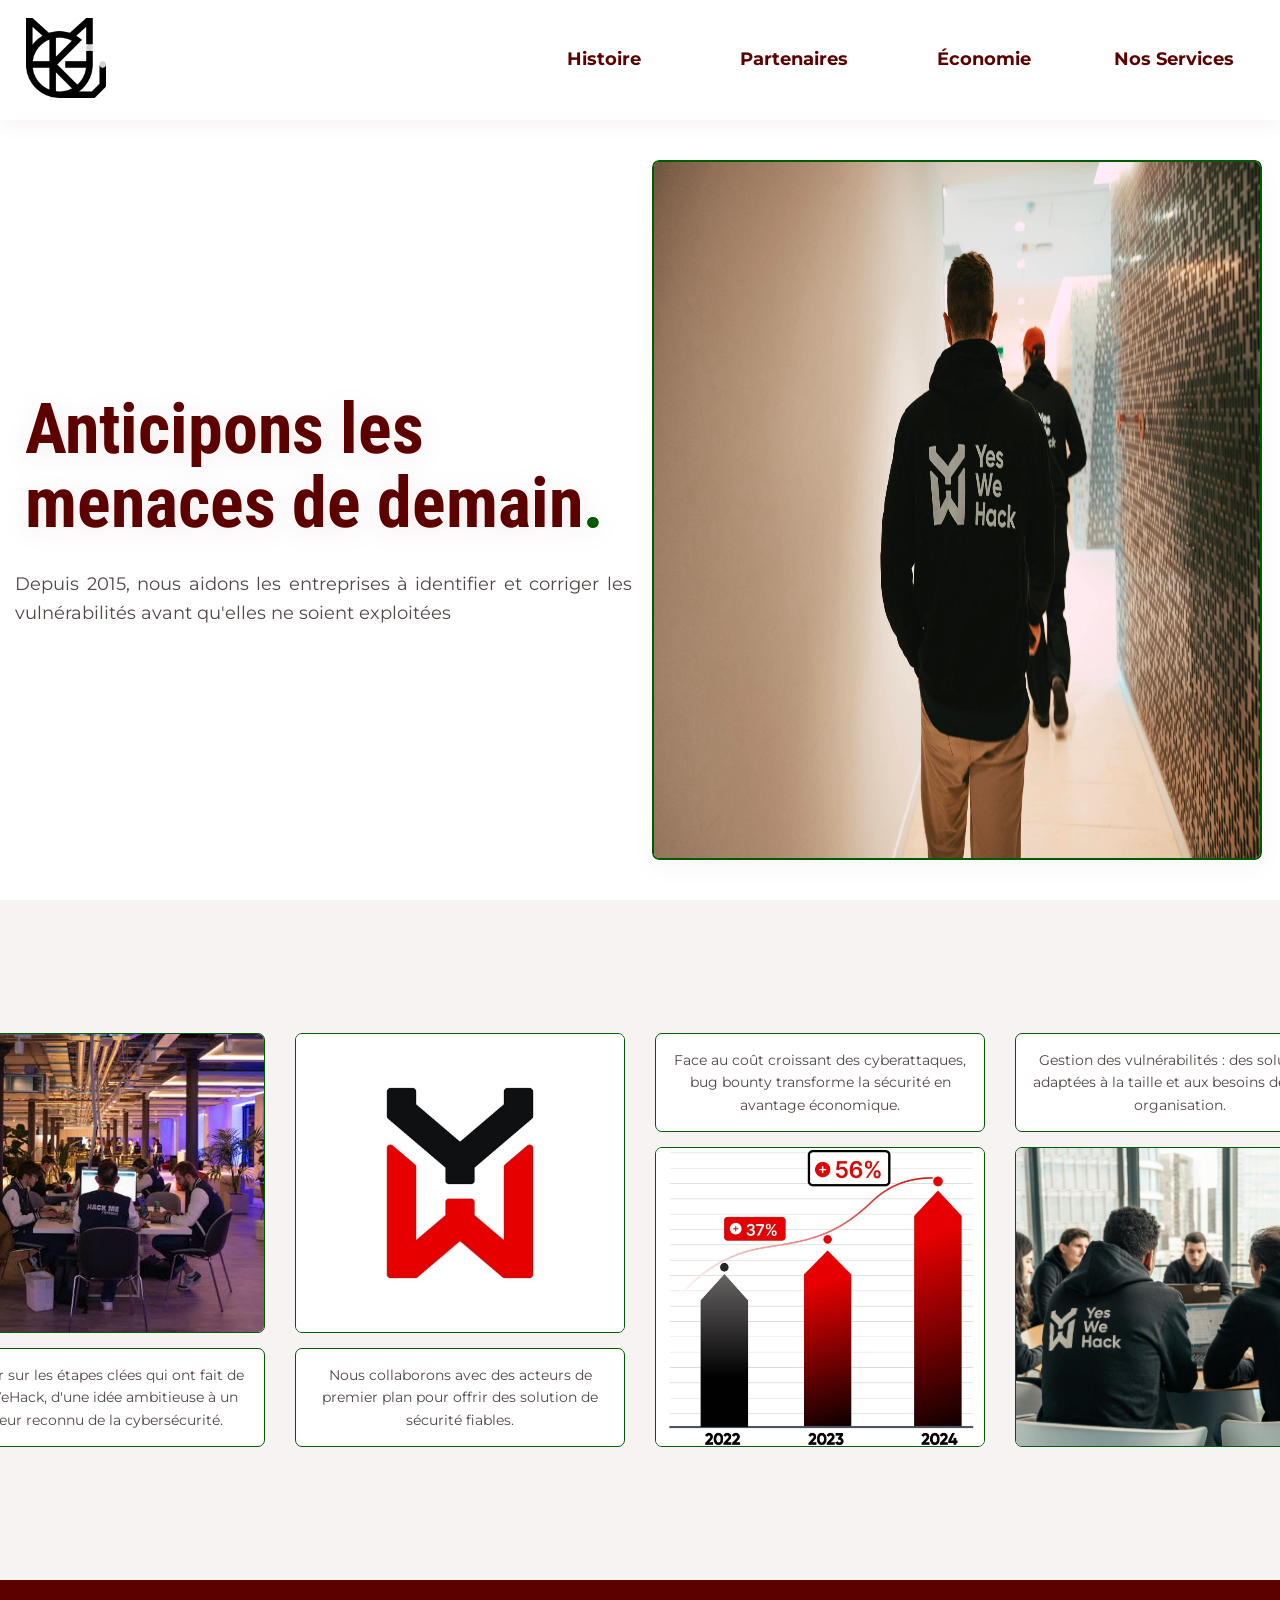
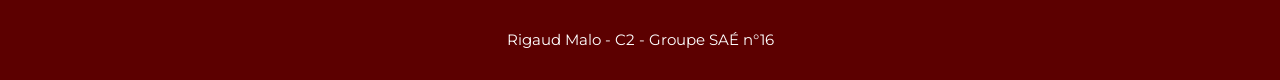
<file: index.html>
<!DOCTYPE html>
<html lang="fr">
<head>
    <meta charset="UTF-8">
    <meta name="viewport" content="width=device-width, initial-scale=1.0">
    <link rel="shortcut icon" type="image/ico" href="favicon.ico"><title> Accueil | Yes We Hack</title>
    <link rel="stylesheet" href="style-index.css">
</head>
<body>
    <!--menu flottant-->
    <header>
        <div class="logo">
           <a href="#"><img src="favicon.ico" alt="YesWeHack Logo"></a>
        </div>
        <nav>
            <a href="histoire.html" class="bouton-menu">Histoire </a>
            <a href="partenaires.html" class="bouton-menu">Partenaires</a>
            <a href="economie.html" class="bouton-menu">Économie </a>
            <a href="services.html" class="bouton-menu">Nos Services</a>
        </nav>
    </header>
    <!--section premier clic-->
    <section class="section-1">
        <div class="section-1-text">
            <h1 class="h1-menu">Anticipons les menaces de demain<span class="point-menu">.</span></h1>
            <p class="p-menu">Depuis 2015, nous aidons les entreprises à identifier et corriger les vulnérabilités avant qu'elles ne soient exploitées</p>
        </div>
        <div class="section-1-image">
            <img src="image-accueil4.jpeg" alt="Gigachad">
        </div>
    </section>
    <!--section utilisateur intéressé-->
    <div class="section-2">
        <div class="box">
            <a href="histoire.html">
                <div class="box-image">
                    <img src="images-histoire.jpg" alt="Breaking Bad">
                </div>
            </a>
            <div class="box-text">Retour sur les étapes clées qui ont fait de YesWeHack, d'une idée ambitieuse à un acteur reconnu de la cybersécurité. </div>
        </div>
        <div class="box">
            <a href="partenaires.html">
                <div class="box-image">
                    <img src="image-partenaires.jpg" alt="Stonks">
                </div>
            </a>
            <div class="box-text">Nous collaborons avec des acteurs de premier plan pour offrir des solution de sécurité fiables.</div>
        </div>
        <div class="box-reverse">
            <a href="economie.html">
                <div class="box-image">
                    <img src="image-eco.jpg" alt="Pepe">
                </div>
            </a>
            <div class="box-text">Face au coût croissant des cyberattaques, bug bounty transforme la sécurité en avantage économique.</div>
        </div>
        <div class="box-reverse">
            <a href="services.html">
                <div class="box-image">
                    <img src="image-services.avif" alt="Pepe">
                </div>
            </a>
            <div class="box-text">Gestion des vulnérabilités : des solutions adaptées à la taille et aux besoins de votre organisation.</div>
        </div>
    </div>
    <!-- Pied de page -->
    <footer>Rigaud Malo - C2 - Groupe SAÉ n°16 </footer>
</body>
</html>
</file>
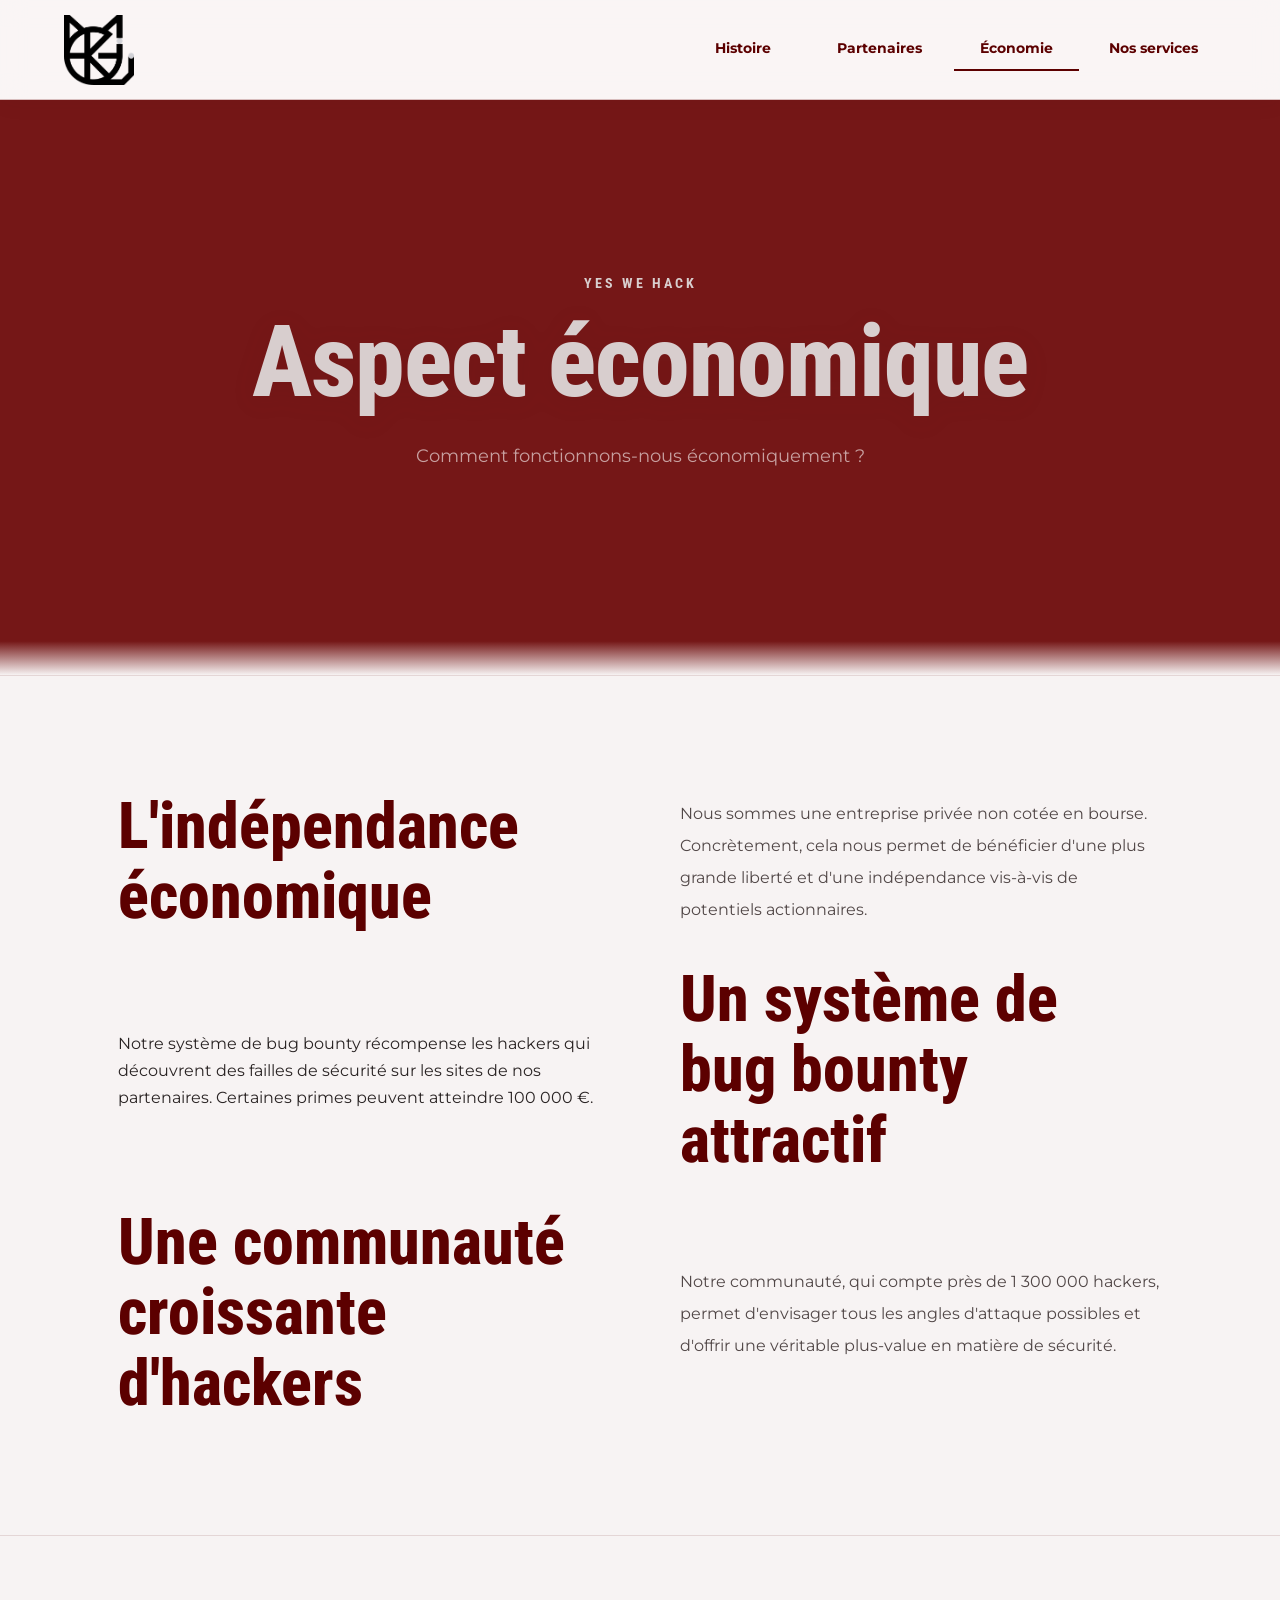
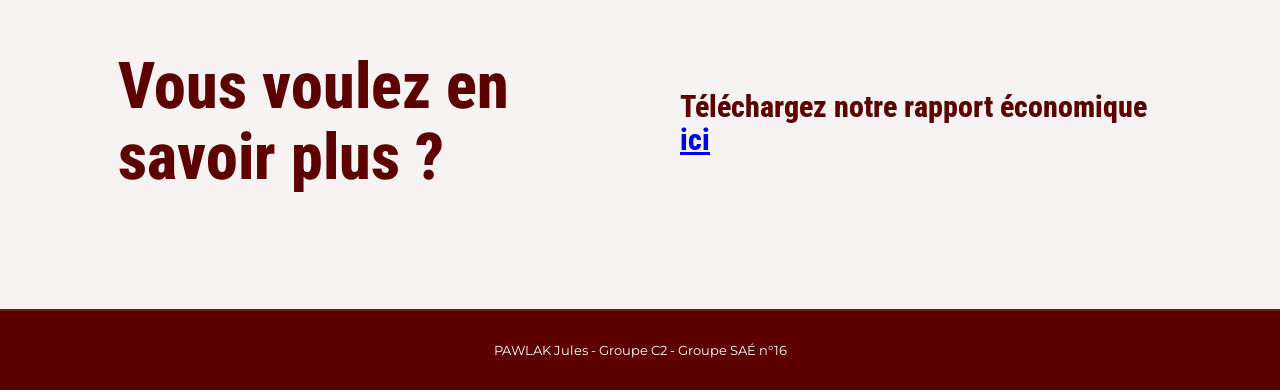
<file: economie.html>
<!DOCTYPE html>
<html lang="fr">

<head>
    <meta charset="UTF-8">
    <meta name="viewport" content="width=device-width, initial-scale=1.0">
    <title>Économie | Yes We Hack</title>
    <link rel="icon" type="image/x-icon" href="favicon.ico">
    <link rel="stylesheet" href="economie.css">
</head>
<body>

    <header class="menu">
        <a href="index.html" class="logo">
            <img src="Cheshire_Web.png" alt="Logo Cheshire Web">
        </a>
        <nav aria-label="Navigation principale">
            <ul class="nav-links">
                <li>
                    <a href="histoire.html">Histoire</a>
                </li>
                <li>
                    <a href="partenaires.html">Partenaires</a>
                </li>
                <li>
                    <a href="economie.html" class="active">Économie</a>
                </li>
                <li>
                    <a href="services.html">Nos services</a>
                </li>
            </ul>
        </nav>
    </header>

    <main>

        <section class="hero">
            <div class="hero-content">
                <p class="eyebrow">YES WE HACK</p>
                <h1>
                    Aspect économique
                </h1>
                <p class="hero-text">
                    Comment fonctionnons-nous économiquement ?
                </p>
            </div>
        </section>

        <section class="about-partners">
            <div class="about-content">
                <div>
                    <h2>
                        L'indépendance économique
                    </h2>
                </div>
                    <p>
                        Nous sommes une entreprise privée non cotée en bourse.
                        Concrètement, cela nous permet de bénéficier d'une plus
                        grande liberté et d'une indépendance vis-à-vis de potentiels
                        actionnaires.
                    </p>
                </div>
            <div class="about-content">
                <div>
                    <p>
                        Notre système de bug bounty récompense les hackers qui
                        découvrent des failles de sécurité sur les sites de nos
                        partenaires. Certaines primes peuvent atteindre 100 000 €.
                    <p>
                </div>
                    <h2>
                        Un système de bug bounty attractif
                    </h2>
                </div>
                <div class="about-content">
                <div>
                    <h2>
                        Une communauté croissante d'hackers
                    </h2>
                </div>
                    <p>
                        Notre communauté, qui compte près de 1 300 000 hackers,
                        permet d'envisager tous les angles d'attaque possibles
                        et d'offrir une véritable plus-value en matière de sécurité.
                    </p>
                </div>
        </section>

        <section class="about-partners">
            <div class="about-content">
                <div>
                    <h2>
                        Vous voulez en savoir plus ?
                    </h2>
                </div>
                    <h3>   
                        Téléchargez notre rapport économique <a href="Rapport_économique_YWH.pdf">ici</a>
                    </h3>
            </div>
        </section>

    </main>

    <footer>
        <p>
            PAWLAK Jules - Groupe C2 - Groupe SAÉ n°16
        </p>
    </footer>
</body>
</html>
</file>
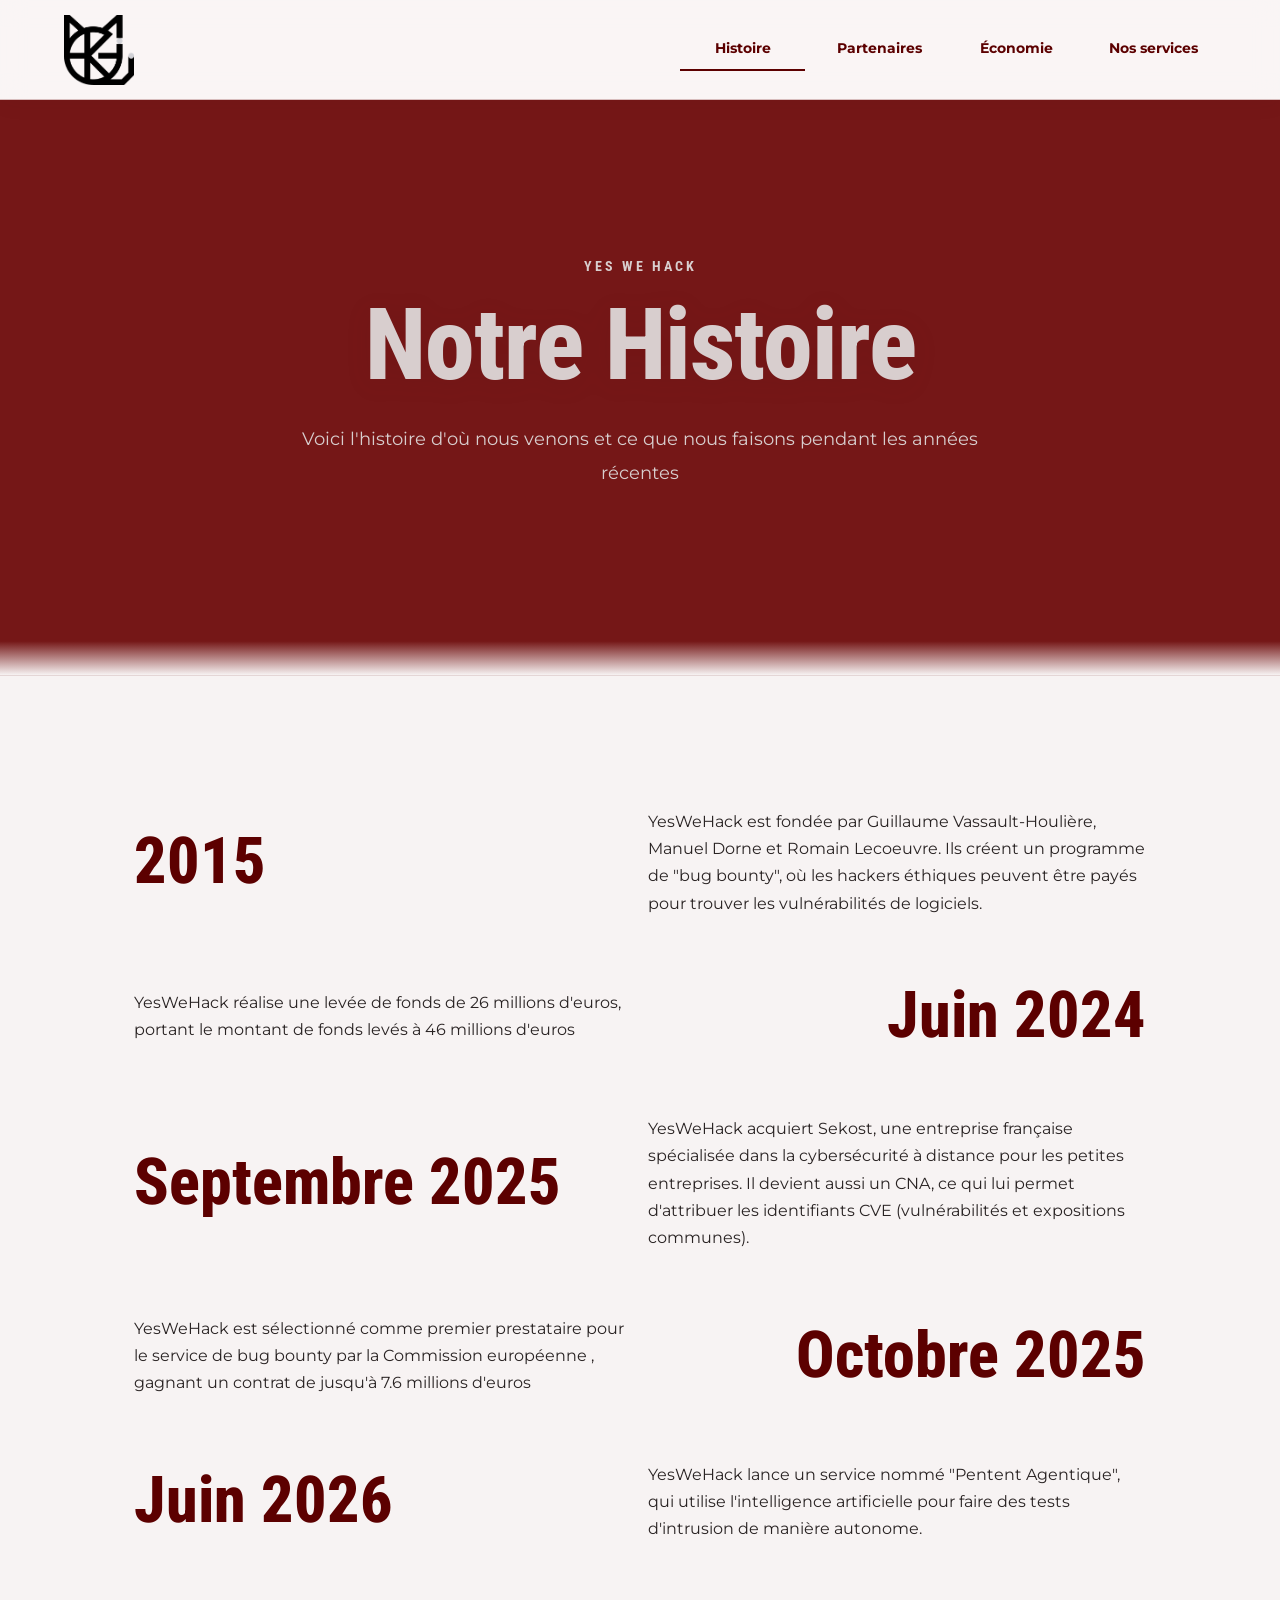
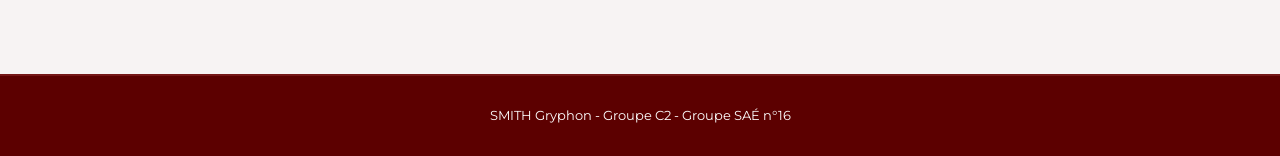
<file: histoire.html>
<!DOCTYPE html>
<html lang="fr">
<head>
    <meta charset="UTF-8">
    <meta name="viewport" content="width=device-width, initial-scale=1.0">

    <title>Notre Histoire | Yes We Hack</title>

    <link rel="stylesheet" href="histoire.css">
    <link rel="icon" type="image/x-icon" href="favicon.ico">
</head>

<body>

    <!-- Navigation -->
    <header class="menu">

        <a href="index.html" class="logo">
            <img
                src="Cheshire_Web.png"
                alt="Logo Cheshire Web"
            >
        </a>

        <nav aria-label="Navigation principale">
            <ul class="nav-links">
                <li>
                    <a href="histoire.html" class="active">Histoire</a>
                </li>

                <li>
                    <a href="partenaires.html">Partenaires</a>
                </li>

                <li>
                    <a href="economie.html">Économie</a>
                </li>

                <li>
                    <a href="services.html">Nos services</a>
                </li>
            </ul>
        </nav>
        
    </header>

    <main>

        <!-- Introduction -->
        <section class="hero">

            <div class="hero-content">

                <p class="eyebrow">YES WE HACK</p>

                <h1>
                    Notre Histoire
                </h1>

                <!-- <p class="hero-text">
                    DESCRIPTION INTERESSANTE / IMPORTANTE
                </p> -->
                
                <p class="hero-text">Voici l'histoire d'où nous venons et ce que nous faisons pendant les années récentes</p>
            </div>

        </section>
        <!-- ###################### -->
        <!-- Section supplémentaire -->
        <!-- ###################### -->
        <!-- <section class="about-more"> -->

            <!--<div class="about-content">

                <div>
                    <p class="eyebrow">SLOGAN</p>

                    <h2>
                        RESTE DU SLOGAN/INFO
                    </h2>
                </div>

                <p>
                    Lorem ipsum dolor sit amet, consectetur adipiscing elit.
                    Integer posuere erat a ante. Praesent commodo cursus magna,
                    vel scelerisque nisl consectetur et.
                </p>

            </div> -->
            <!-- </section> -->

        <div class="about-histoire">
            <div class="about-content">
                <div>
                    <h2>
                        2015
                    </h2>
                </div>
                <div>
                    <p>
                        YesWeHack est fondée par Guillaume Vassault-Houlière, Manuel Dorne et Romain Lecoeuvre.
                        Ils créent un programme de "bug bounty", où les hackers éthiques peuvent être payés 
                        pour trouver les vulnérabilités de logiciels. 
                    </p>
                </div>
            </div>
            <div class="about-content">
                <div>
                    <p>
                        YesWeHack réalise une levée de fonds de 26 millions d'euros, portant le montant de fonds levés à 46 millions d'euros
                    <p>
                </div>
                <div>
                    <h2>
                        Juin 2024
                    </h2>
                </div>
            </div>
            <div class="about-content">
                <div>
                    <h2>
                        Septembre 2025
                    </h2>
                </div>
                <div>
                    <p>
                        YesWeHack acquiert Sekost, une entreprise française spécialisée dans la cybersécurité à distance pour les petites entreprises. 
                        Il devient aussi un CNA, ce qui lui permet d'attribuer les identifiants CVE (vulnérabilités et expositions communes). 
                    </p>
                </div>
            </div>
            <div class="about-content">
                <div>
                <p>
                        YesWeHack est sélectionné comme premier prestataire pour le service de bug bounty par la Commission européenne
                        , gagnant un contrat de jusqu'à 7.6 millions d'euros
                </div>
                <div>
                    <h2>
                        Octobre 2025
                    </h2>
                </div>
            </div>
            <div class="about-content">
                <div>
                    <h2>
                        Juin 2026
                    </h2>
                </div>
                <div>
                    <p>
                        YesWeHack lance un service nommé "Pentent Agentique", qui utilise l'intelligence artificielle
                        pour faire des tests d'intrusion de manière autonome. 
                    <p>
                </div>
            </div>
        </div>


    </main>


    <footer>
        <p>
            SMITH Gryphon - Groupe C2 - Groupe SAÉ n°16
        </p>
    </footer>

</body>
</html>
</file>
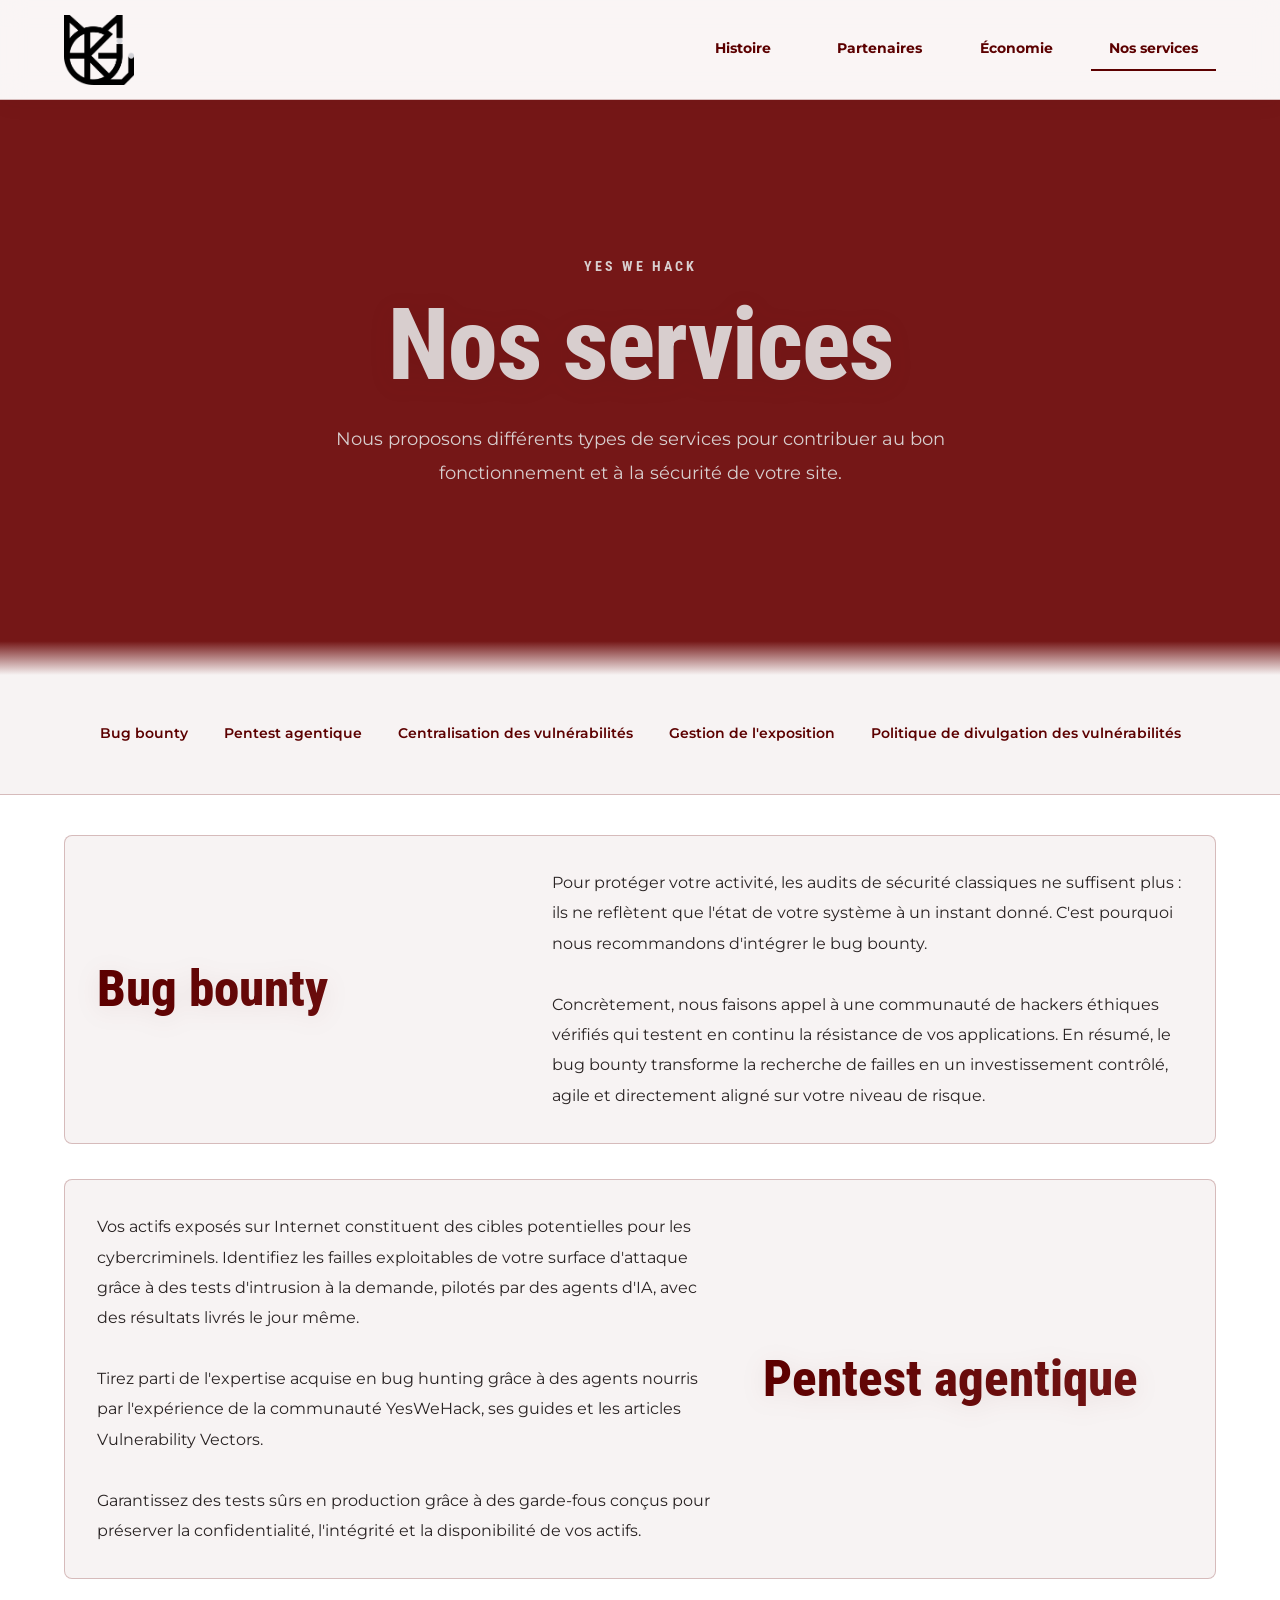
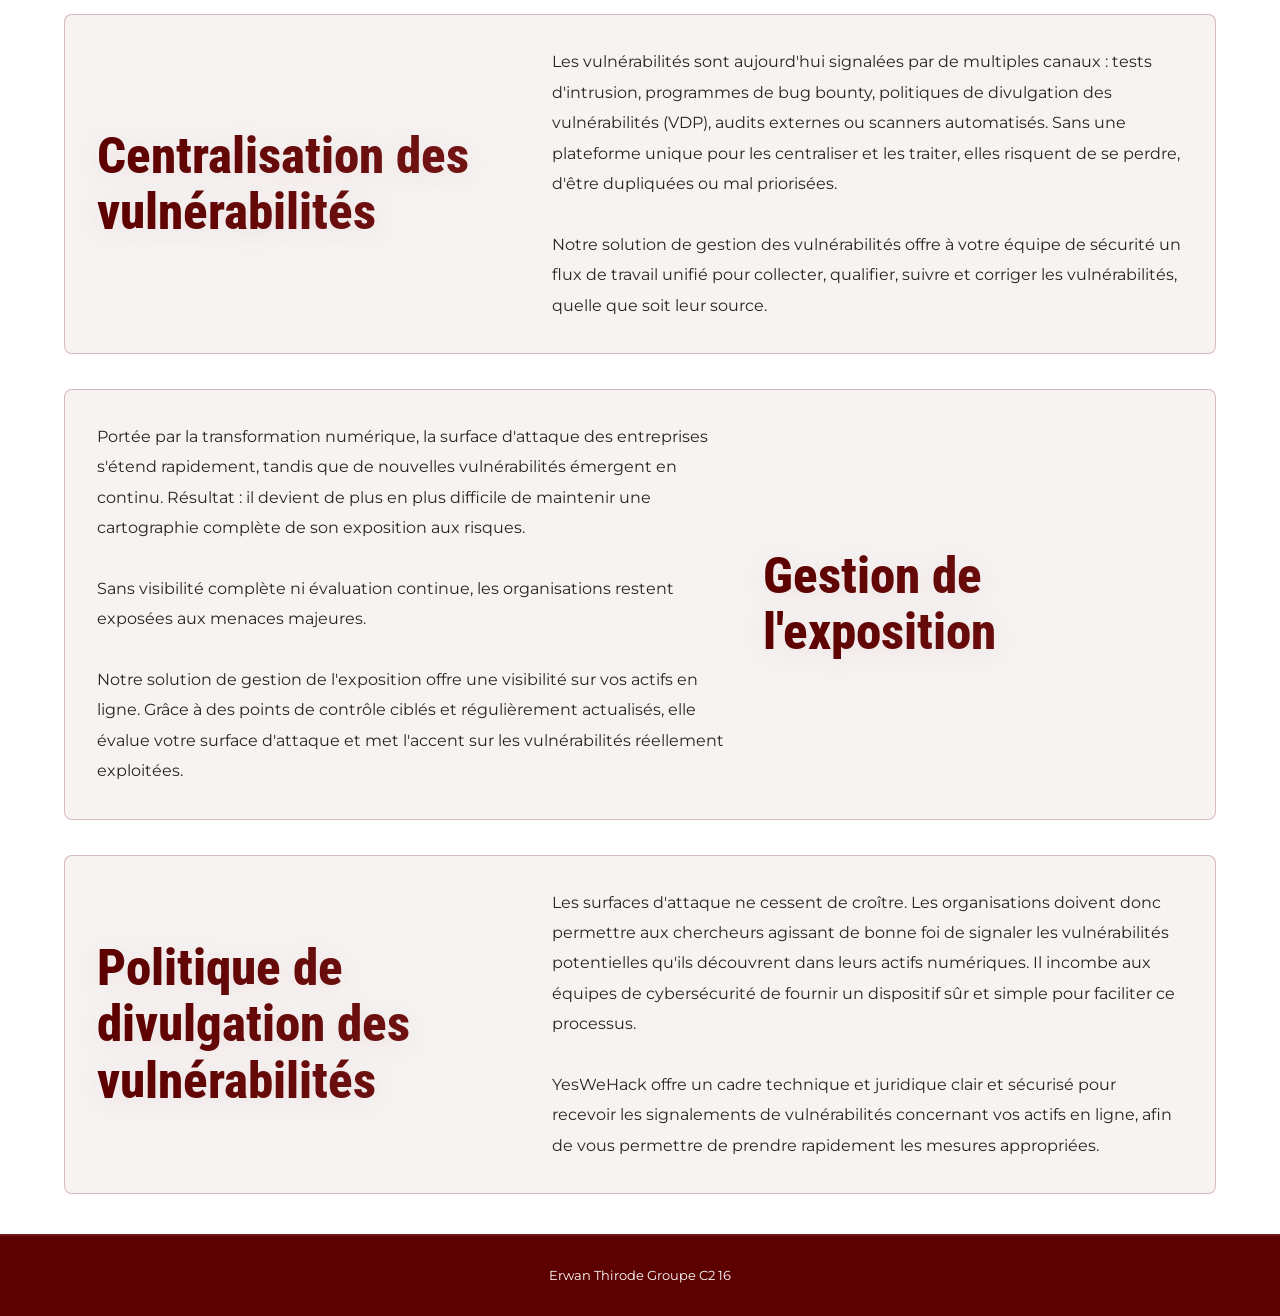
<file: services.html>
<!DOCTYPE html>
<html lang="fr">
<head>
    <meta charset="UTF-8">
    <meta name="viewport" content="width=device-width, initial-scale=1.0">
    <link rel="icon" type="image/x-icon" href="favicon.ico">
    <title>Nos services | Yes We Hack</title>
    <link rel="stylesheet" href="services.css">
</head>
<body>
    <header class="menu">
        <a href="index.html" class="logo">
            <img src="Cheshire_Web.png" alt="Logo Cheshire Web">
        </a>

        <nav aria-label="Navigation principale">
            <ul class="nav-links">
                <li><a href="histoire.html">Histoire</a></li>
                <li><a href="partenaires.html">Partenaires</a></li>
                <li><a href="economie.html">Économie</a></li>
                <li><a href="services.html" class="active" aria-current="page">Nos services</a></li>
            </ul>
        </nav>
    </header>

    <main>
        <section class="hero">
            <div class="hero-content">
                <p class="eyebrow">YES WE HACK</p>
                <h1>Nos services</h1>
                <p class="hero-text">
                    Nous proposons différents types de services pour
                    contribuer au bon fonctionnement et à la sécurité de votre site.
                </p>
            </div>
        </section>

        <nav id="menu-interne" aria-label="Navigation des services">
            <a href="#C1" class="menu-interne-bouton">Bug bounty</a>
            <a href="#C2" class="menu-interne-bouton">Pentest agentique</a>
            <a href="#C3" class="menu-interne-bouton">Centralisation des vulnérabilités</a>
            <a href="#C4" class="menu-interne-bouton">Gestion de l'exposition</a>
            <a href="#C5" class="menu-interne-bouton">Politique de divulgation des vulnérabilités</a>
        </nav>

        <section class="about-more" aria-label="Présentation des services">
            <div class="zigzag-container">
                <article class="zigzag-card" id="C1">
                    <h2 class="zigzag-card-date">Bug bounty</h2>
                    <p class="zigzag-card-desc">
                        Pour protéger votre activité, les audits de sécurité
                        classiques ne suffisent plus : ils ne reflètent que l'état
                        de votre système à un instant donné. C'est pourquoi nous
                        recommandons d'intégrer le bug bounty.
                        <br><br>
                        Concrètement, nous faisons appel à une communauté de
                        hackers éthiques vérifiés qui testent en continu la
                        résistance de vos applications. En résumé, le bug bounty
                        transforme la recherche de failles en un investissement
                        contrôlé, agile et directement aligné sur votre niveau
                        de risque.
                    </p>
                </article>

                <article class="zigzag-card" id="C2">
                    <h2 class="zigzag-card-date">Pentest agentique</h2>
                    <p class="zigzag-card-desc">
                        Vos actifs exposés sur Internet constituent des cibles
                        potentielles pour les cybercriminels. Identifiez les
                        failles exploitables de votre surface d'attaque grâce à
                        des tests d'intrusion à la demande, pilotés par des
                        agents d'IA, avec des résultats livrés le jour même.
                        <br><br>
                        Tirez parti de l'expertise acquise en bug hunting grâce
                        à des agents nourris par l'expérience de la communauté
                        YesWeHack, ses guides et les articles Vulnerability
                        Vectors.
                        <br><br>
                        Garantissez des tests sûrs en production grâce à des
                        garde-fous conçus pour préserver la confidentialité,
                        l'intégrité et la disponibilité de vos actifs.
                    </p>
                </article>

                <article class="zigzag-card" id="C3">
                    <h2 class="zigzag-card-date">
                        Centralisation des vulnérabilités
                    </h2>
                    <p class="zigzag-card-desc">
                        Les vulnérabilités sont aujourd'hui signalées par de
                        multiples canaux : tests d'intrusion, programmes de
                        bug bounty, politiques de divulgation des vulnérabilités
                        (VDP), audits externes ou scanners automatisés.
                        Sans une plateforme unique pour les centraliser et les
                        traiter, elles risquent de se perdre, d'être dupliquées
                        ou mal priorisées.
                        <br><br>
                        Notre solution de gestion des vulnérabilités offre à
                        votre équipe de sécurité un flux de travail unifié pour
                        collecter, qualifier, suivre et corriger les
                        vulnérabilités, quelle que soit leur source.
                    </p>
                </article>

                <article class="zigzag-card" id="C4">
                    <h2 class="zigzag-card-date">Gestion de l'exposition</h2>
                    <p class="zigzag-card-desc">
                        Portée par la transformation numérique, la surface
                        d'attaque des entreprises s'étend rapidement, tandis
                        que de nouvelles vulnérabilités émergent en continu.
                        Résultat : il devient de plus en plus difficile de
                        maintenir une cartographie complète de son exposition
                        aux risques.
                        <br><br>
                        Sans visibilité complète ni évaluation continue,
                        les organisations restent exposées aux menaces majeures.
                        <br><br>
                        Notre solution de gestion de l'exposition offre une
                        visibilité sur vos actifs en ligne. Grâce à des points
                        de contrôle ciblés et régulièrement actualisés, elle
                        évalue votre surface d'attaque et met l'accent sur les
                        vulnérabilités réellement exploitées.
                    </p>
                </article>

                <article class="zigzag-card" id="C5">
                    <h2 class="zigzag-card-date">
                        Politique de divulgation des vulnérabilités
                    </h2>
                    <p class="zigzag-card-desc">
                        Les surfaces d'attaque ne cessent de croître. Les
                        organisations doivent donc permettre aux chercheurs
                        agissant de bonne foi de signaler les vulnérabilités
                        potentielles qu'ils découvrent dans leurs actifs
                        numériques. Il incombe aux équipes de cybersécurité
                        de fournir un dispositif sûr et simple pour faciliter
                        ce processus.
                        <br><br>
                        YesWeHack offre un cadre technique et juridique clair
                        et sécurisé pour recevoir les signalements de
                        vulnérabilités concernant vos actifs en ligne, afin
                        de vous permettre de prendre rapidement les mesures
                        appropriées.
                    </p>
                </article>
            </div>
        </section>
    </main>

    <footer>
        <p>Erwan Thirode Groupe C2 16</p>
    </footer>
</body>
</html>
</file>
<file: style-index.css>
@import url('https://fonts.googleapis.com/css2?family=Montserrat:wght@400;500;600;700;800&family=Roboto+Condensed:wght@400;500;600;700;800&display=swap');

:root {
    --color-primary: #5C0000;
    --color-secondary: #751717;
    --color-white: #FFFFFF;
    --color-background-soft: #F7F3F3;
    --color-green: #005C00;
    --color-border: rgba(92, 0, 0, 0.12);
    --font-body: 'Montserrat', sans-serif;
    --font-heading: 'Roboto Condensed', sans-serif;
}

*, *::before, *::after {
    margin: 0;
    padding: 0;
    box-sizing: border-box;
}

/* menu flottant css*/
header {
    position: sticky;
    top:0;
    display: flex;
    justify-content: space-between;
    align-items: center;
    height: 120px;
    padding-left: 2%;
    padding-right:2%;
    border-bottom:var(--color-primary);
    background-color: var(--color-white);
    box-shadow: 0 4px 20px rgba(92, 0, 0, 0.06);
    z-index: 1000;
}

.h1-menu{
    padding: 0px 0px 0px 10px;
    font-size: 70px;
    font-weight: bold;
    background: var(--color-primary);
    color: transparent;
    filter: drop-shadow(0 4px 12px rgba(92, 0, 0, 0.08));
    background-clip: text;
}

.p-menu {
    padding: 10px 50px 0px 10px;
    text-align: justify;
    font-family: var(--font-body);
    color: var(--color-text);
    font-size: 20px;
    line-height: 1.6;
    color: #514747;
}

.point-menu{
    font-size: 70px;
    color: var(--color-green);

}
  
.logo img:hover{
    transform: translateY(-2px) scale(1.05);
}

.logo img {
    height: 80px;
    transition:transform 0.6s ease;
}

nav {
    display: flex;
    gap: 30px;
}

.bouton-menu{
    display: flex;
    justify-content: center;
    align-items: center;
    font-size: 18px;
    white-space: nowrap;
    text-decoration: none;
    height: 40px;
    max-width: 80px;
    font-weight: 700;
    padding: 7px 80px;
    color: var(--color-primary);
    font-family: var(--font-body);
    cursor: pointer;
    border-bottom: 2px solid transparent;
    transition:transform 0.6s ease, background-color 0.3s ease, color 0.3s ease;
}

.bouton-menu:hover {
    transform: scale(1.05);
    color: var(--color-primary);
    border-bottom-color: var(--color-primary); 
}

/*section premier clic css */
.section-1 {
    display: flex;
    height: calc(100vh - 120px);
    gap: 20px;
    padding-left: 1.2%;
    padding-right: 1.4%;
    align-items: center;
    background: var(--color-background);
}

.section-1-text {
    flex: 1.02
}

.section-1 h1 {
    margin-bottom: 25px;
    font-family: var(--font-heading);
    line-height: 1.06;
}


.section-1 p {
    font-size: 18px;
    padding: 5px 0px 0px 0px;
    line-height: 1.6;   
}

.section-1-image {
    flex: 1.01;
    border-radius: 7px; 
    width: 100%;
    height: calc(100vh - 200px);
    background-color: #fff;
    display: flex;
    align-items: center;
    justify-content: center;
    overflow: hidden;
    box-shadow: 0 8px 25px rgba(0, 0, 0, 0.04);
    transition:transform 0.6s ease, box-shadow 0.6s ease;
}

.section-1-image:hover{
    transform: translateY(-4px) scale(1.02);
    box-shadow: 0 15px 35px rgba(92, 0, 0, 0.09);
}

.section-1-image img {
    width: 100%;
    height: 100%; 
    border-radius: 7px;
    border:2px solid var(--color-green);
}

/*section utilisateur intéressé*/
.section-2 {
    height: calc(100vh - 220px);
    width: 100%;
    padding: 50px 40px;
    display: inline-flex;
    align-items: center;
    justify-content: center;
    gap: 30px;
    background-color: var(--color-background-soft);
}

.box {
    display: flex;
    flex-direction: column;
    gap: 15px;
}

/* box au dessus du texte */
.box-image {
    border-radius: 7px;
    border: 1px solid var(--color-green);
    width: 330px;
    height: 300px;
    background-color: #fff;
    display: flex;
    align-items: center;
    justify-content: center;
    overflow: hidden;
    transition:transform 0.6s ease, border 0.1s ease, box-shadow 0.6s ease;
}

.box-image img{
    height: 100%;
    width: 100%;
}

.box-image:hover{
    transform: translateY(-4px) scale(1.05);
    border: 2px solid var(--color-green);
}

.box-image img {
    width: 100%;
    height: 100%;
    object-fit: cover;
}

.box-text {
    width: 330px;
    padding: 15px;
    font-family: var(--font-body);
    background-color: #fff;
    text-align: center;
    font-size: 14px;
    line-height: 1.6;
    color: #514747;
    border-radius: 7px;
    border: 1px solid var(--color-green);
    transition:transform 0.6s ease, box-shadow 0.6s ease, border-color 0.6s ease;
}

/* box au dessus du texte */
.box-text:hover{
    transform: translateY(-4px) scale(1.05); 
    border: 2px solid var(--color-green);
}

/* box en dessous du texte */ 
.box-reverse {
    display: flex;
    gap: 15px;
    flex-direction: column-reverse;
}

/* Pied de page */
footer {
    max-height: 50px;
    padding: 50px;
    color: var(--color-white);
    align-items: center;
    text-align: center;
    font-family: var(--font-body);
    font-size: 15px;
    background: var(--color-primary);
}
</file>
<file: economie.css>
@import url('https://fonts.googleapis.com/css2?family=Montserrat:wght@400;500;600;700;800&family=Roboto+Condensed:wght@400;500;600;700;800&display=swap');

:root {
    --color-primary: #5C0000;
    --color-secondary: #751717;

    --color-background: #FFFFFF;
    --color-background-soft: #F7F3F3;
    --color-background-dark: #171313;
    --color-card-dark: #211919;

    --color-text: #292323;
    --color-text-light: #D8CECE;
    --color-border: rgba(117, 23, 23, 0.25);

    --font-body: 'Montserrat', sans-serif;
    --font-heading: 'Roboto Condensed', sans-serif;
}

* {
    margin: 0;
    padding: 0;
    box-sizing: border-box;
}

html {
    scroll-behavior: smooth;
    scroll-padding-top: 130px;
}

body {
    font-family: var(--font-body);
    background-color: var(--color-background);
    color: var(--color-text);
    overflow-x: hidden;
    line-height: 1.7;
}

img {
    max-width: 100%;
}

a {
    transition:
        color 0.3s ease,
        background-color 0.3s ease,
        box-shadow 0.3s ease;
}

h1,
h2,
h3,
h4,
h5,
h6 {
    font-family: var(--font-heading);
    font-weight: 700;
}

.menu {
    position: fixed;
    top: 0;
    left: 0;
    width: 100%;
    min-height: 100px;
    padding: 12px 5%;

    display: grid;
    grid-template-columns: 180px 1fr;
    align-items: center;
    gap: 20px;

    background-color: rgba(255, 255, 255, 0.96);
    backdrop-filter: blur(12px);
    -webkit-backdrop-filter: blur(12px);

    border-bottom: 1px solid var(--color-border);
    box-shadow: 0 4px 20px rgba(92, 0, 0, 0.06);

    z-index: 1000;
}

.logo {
    display: flex;
    align-items: center;
    justify-content: flex-start;
    text-decoration: none;
}

.logo img {
    display: block;
    width: auto;
    max-width: 160px;
    height: 70px;
    object-fit: contain;
    transition: transform 0.3s ease;
}

.logo:hover img {
    transform: scale(1.05);
}

nav {
    display: flex;
    align-items: center;
    justify-content: flex-end;
}

.nav-links {
    display: flex;
    align-items: center;
    justify-content: center;
    flex-wrap: wrap;
    gap: 12px;
    list-style: none;
}

.nav-links li {
    display: flex;
    align-items: center;
    list-style: none;
}

.nav-links a {
    position: relative;

    display: flex;
    align-items: center;
    justify-content: center;

    min-width: 125px;
    min-height: 42px;
    padding: 8px 16px;

    border: none;
    border-bottom: 2px solid transparent;
    border-radius: 0;

    background-color: transparent;
    color: var(--color-primary);

    text-decoration: none;
    font-family: var(--font-body);
    font-size: 14px;
    font-weight: 700;

    box-shadow: none;

    transition:
        color 0.3s ease,
        background-color 0.3s ease,
        border-color 0.3s ease,
        box-shadow 0.3s ease;
}

.nav-links a:hover {
    color: var(--color-secondary);
    background-color: rgba(117, 23, 23, 0.07);
    border-bottom-color: rgba(117, 23, 23, 0.45);

    box-shadow: 0 5px 16px rgba(92, 0, 0, 0.08);
}

.nav-links a.active {
    color: var(--color-primary);
    background-color: transparent;
    border-bottom-color: var(--color-primary);

    box-shadow: none;
}


.nav-links a:focus-visible,
.engagement-button:focus-visible,
.about-content a:focus-visible {
    outline: 2px solid green;
    outline-offset: 4px;
}


.eyebrow {
    margin-bottom: 15px;

    color: var(--color-text-light);
    font-family: var(--font-heading);
    font-size: 14px;
    font-weight: 700;
    letter-spacing: 3px;
    line-height: 1.6;
    text-transform: uppercase;
}

.hero {
    min-height: 75vh;
    padding: 170px 8% 100px;

    display: flex;
    align-items: center;
    justify-content: center;

    text-align: center;

    background:
        linear-gradient(to bottom, var(--color-secondary) 95%, var(--color-background-soft))
}

.hero-content {
    max-width: 900px;
    margin: 0 auto;
}

.hero h1 {
    margin-bottom: 25px;

    font-family: var(--font-heading);
    font-weight: 800;
    font-size: clamp(48px, 8vw, 100px);
    line-height: 1.05;
    letter-spacing: -1px;

    -webkit-background-clip: text;
    background-clip: text;
    color: var(--color-text-light);

    filter: drop-shadow(
        0 4px 12px rgba(92, 0, 0, 0.08)
    );
}

.hero-text {
    max-width: 700px;
    margin: 0 auto;

    color: #c7a0a0;
    font-family: var(--font-body);
    font-size: 18px;
    line-height: 1.9;
}

.about-partners {
    padding: 100px 8%;

    background-color: var(--color-background-soft);
    color: var(--color-text);

    border-top: 1px solid rgba(92, 0, 0, 0.12);
}

.about-partners .eyebrow {
    color: var(--color-secondary);
}

.about-content {
    max-width: 1200px;
    margin: 0 auto;

    display: grid;
    grid-template-columns: repeat(2, minmax(0, 1fr));
    row-gap: 500px;
    gap: 80px;
    padding:1em;

    align-items: center;
}

.about-content h2 {
    font-family: var(--font-heading);
    font-weight: 800;

    font-size: clamp(36px, 5vw, 65px);
    line-height: 1.1;

    -webkit-background-clip: text;
    background-clip: text;
    color: var(--color-primary)

}

.about-content h3 {
    font-family: var(--font-heading);
    font-weight: 800;

    font-size: clamp(25px, 3vw, 30px);
    line-height: 1.1;

    -webkit-background-clip: text;
    background-clip: text;
    color: var(--color-primary)

}

.about-content > p {
    color: #514747;
    font-family: var(--font-body);
    font-size: 16px;
    line-height: 2;
}

.about-content > p a {
    color: var(--color-primary);
    font-weight: 700;
    text-decoration: none;

    border-bottom: 1px solid var(--color-primary);
    padding-bottom: 2px;
}

footer {
    padding: 28px 20px;

    background-color: var(--color-primary);
    border-top: 2px solid var(--color-secondary);

    text-align: center;

    color: white;
    font-family: var(--font-body);
    font-size: 13px;
    line-height: 1.8;
}
</file>
<file: histoire.css>
@import url('https://fonts.googleapis.com/css2?family=Montserrat:wght@400;500;600;700;800&family=Roboto+Condensed:wght@400;500;600;700;800&display=swap');

:root {
    --color-primary: #5C0000;
    --color-secondary: #751717;

    --color-background: #FFFFFF;
    --color-background-soft: #F7F3F3;
    --color-background-dark: #171313;
    --color-card-dark: #211919;

    --color-text: #292323;
    --color-text-light: #D8CECE;
    --color-border: rgba(117, 23, 23, 0.25);

    --font-body: 'Montserrat', sans-serif;
    --font-heading: 'Roboto Condensed', sans-serif;
}

* {
    margin: 0;
    padding: 0;
    box-sizing: border-box;
}

html {
    scroll-behavior: smooth;
    scroll-padding-top: 130px;
}

body {
    font-family: var(--font-body);
    background-color: var(--color-background);
    color: var(--color-text);
    overflow-x: hidden;
    line-height: 1.7;
}

img {
    max-width: 100%;
}

a {
    transition:
        color 0.3s ease,
        background-color 0.3s ease,
        box-shadow 0.3s ease;
}

h1,
h2,
h3,
h4,
h5,
h6 {
    font-family: var(--font-heading);
    font-weight: 700;
}

.menu {
    position: fixed;
    top: 0;
    left: 0;
    width: 100%;
    min-height: 100px;
    padding: 12px 5%;

    display: grid;
    grid-template-columns: 180px 1fr;
    align-items: center;
    gap: 20px;

    background-color: rgba(255, 255, 255, 0.96);
    backdrop-filter: blur(12px);
    -webkit-backdrop-filter: blur(12px);

    border-bottom: 1px solid var(--color-border);
    box-shadow: 0 4px 20px rgba(92, 0, 0, 0.06);

    z-index: 1000;
}

.logo {
    display: flex;
    align-items: center;
    justify-content: flex-start;
    text-decoration: none;
}

.logo img {
    display: block;
    width: auto;
    max-width: 160px;
    height: 70px;
    object-fit: contain;
    transition: transform 0.3s ease;
}

.logo:hover img {
    transform: scale(1.05);
}

nav {
    display: flex;
    align-items: center;
    justify-content: flex-end;
}

.nav-links {
    display: flex;
    align-items: center;
    justify-content: center;
    flex-wrap: wrap;
    gap: 12px;
    list-style: none;
}

.nav-links li {
    display: flex;
    align-items: center;
    list-style: none;
}

.nav-links a {
    position: relative;

    display: flex;
    align-items: center;
    justify-content: center;

    min-width: 125px;
    min-height: 42px;
    padding: 8px 16px;

    border: none;
    border-bottom: 2px solid transparent;
    border-radius: 0;

    background-color: transparent;
    color: var(--color-primary);

    text-decoration: none;
    font-family: var(--font-body);
    font-size: 14px;
    font-weight: 700;

    box-shadow: none;

    transition:
        color 0.3s ease,
        background-color 0.3s ease,
        border-color 0.3s ease,
        box-shadow 0.3s ease;
}

.nav-links a:hover {
    color: var(--color-secondary);
    background-color: rgba(117, 23, 23, 0.07);
    border-bottom-color: rgba(117, 23, 23, 0.45);

    box-shadow: 0 5px 16px rgba(92, 0, 0, 0.08);
}

.nav-links a.active {
    color: var(--color-primary);
    background-color: transparent;
    border-bottom-color: var(--color-primary);

    box-shadow: none;
}


.nav-links a:focus-visible,
.engagement-button:focus-visible,
.about-content a:focus-visible {
    outline: 2px solid green;
    outline-offset: 4px;
}


.eyebrow {
    margin-bottom: 15px;

    color: var(--color-text-light);
    font-family: var(--font-heading);
    font-size: 14px;
    font-weight: 700;
    letter-spacing: 3px;
    line-height: 1.6;
    text-transform: uppercase;
}

.hero {
    min-height: 75vh;
    padding: 170px 8% 100px;

    display: flex;
    align-items: center;
    justify-content: center;

    text-align: center;

    background:
    linear-gradient(to bottom, var(--color-secondary) 95%, var(--color-background-soft));
}

.hero-content {
    max-width: 900px;
    margin: 0 auto;
}

.hero h1 {
    margin-bottom: 25px;

    font-family: var(--font-heading);
    font-weight: 800;
    font-size: clamp(48px, 8vw, 100px);
    line-height: 1.05;
    letter-spacing: -1px;

    background: var(--color-text-light);
    -webkit-background-clip: text;
    background-clip: text;
    color: transparent;


    filter: drop-shadow(
        0 4px 12px rgba(92, 0, 0, 0.08)
    );
}

.hero-text {
    max-width: 700px;
    margin: 0 auto;

    color: var(--color-text-light);
    font-family: var(--font-body);
    font-size: 18px;
    line-height: 1.9;
}

.partners {
    padding: 100px 0 110px;
    background-color: var(--color-background-soft);
    overflow: hidden;
}

.section-title {
    max-width: 800px;
    margin: 0 auto 65px;
    padding: 0 25px;
    text-align: center;
}

.section-title h2 {
    margin-bottom: 20px;

    font-family: var(--font-heading);
    font-weight: 800;
    font-size: clamp(36px, 5.5vw, 68px);
    line-height: 1.1;

    color: var(--color-primary);
}

.section-title p:last-child {
    color: #514747;
    font-family: var(--font-body);
    font-size: 16px;
    line-height: 1.9;
}

.section-subtitle {
    color: #514747;
    font-family: var(--font-body);
    font-size: 16px;
    font-weight: 400;
    line-height: 1.9;
}

.about-histoire {
    padding: 100px 8%;

    background-color: var(--color-background-soft);
    color: var(--color-text);

    border-top: 1px solid rgba(92, 0, 0, 0.12);

    display: flex;
    flex-direction: column;
}

.about-histoire .eyebrow {
    color: var(--color-secondary);
}

.about-content {
    max-width: 1200px;
    margin: 0 auto;
    display: grid;
    grid-template-columns: repeat(2, minmax(0, 1fr));
    padding:2em;

    align-items: center;
    gap: 1em;
}

.about-content h2 {
    font-family: var(--font-heading);
    font-weight: 800;

    font-size: clamp(36px, 5vw, 65px);
    line-height: 1.1;

    -webkit-background-clip: text;
    background-clip: text;
    color: var(--color-primary)

}

.about-content h3 {
    font-family: var(--font-heading);
    font-weight: 800;

    font-size: clamp(25px, 3vw, 30px);
    line-height: 1.1;

    -webkit-background-clip: text;
    background-clip: text;
    color: var(--color-primary)

}

.about-content > p {
    color: #514747;
    font-family: var(--font-body);
    font-size: 16px;
    line-height: 2;
}

.about-content > p a {
    color: var(--color-primary);
    font-weight: 700;
    text-decoration: none;

    border-bottom: 1px solid var(--color-primary);
    padding-bottom: 2px;
}

.about-content > p a:hover {
    color: green;
    border-bottom-color: green;
}


.about-content:nth-child(even) h2{
    text-align: right;
}

footer {
    padding: 28px 20px;

    background-color: var(--color-primary);
    border-top: 2px solid var(--color-secondary);

    text-align: center;

    color: white;
    font-family: var(--font-body);
    font-size: 13px;
    line-height: 1.8;
}
</file>
<file: services.css>
@import url('https://fonts.googleapis.com/css2?family=Montserrat:wght@400;500;600;700;800&family=Roboto+Condensed:wght@400;500;600;700;800&display=swap');

:root {
    --color-primary: #5C0000;
    --color-secondary: #751717;
    --color-white: #FFFFFF;

    --color-background: #FFFFFF;
    --color-background-soft: #F7F3F3;
    --color-background-dark: #171313;
    --color-card-dark: #211919;

    --color-text: #292323;
    --color-text-light: #D8CECE;
    --color-border: rgba(117, 23, 23, 0.25);

    --font-body: 'Montserrat', sans-serif;
    --font-heading: 'Roboto Condensed', sans-serif;
}

* {
    margin: 0;
    padding: 0;
    box-sizing: border-box;
}

html {
    scroll-behavior: smooth;
    scroll-padding-top: 130px;
}

body {
    font-family: var(--font-body);
    background-color: var(--color-background);
    color: var(--color-text);
    overflow-x: hidden;
    line-height: 1.7;
}

img {
    max-width: 100%;
}

a {
    transition:
        color 0.3s ease,
        background-color 0.3s ease,
        box-shadow 0.3s ease;
}

h1,
h2,
h3,
h4,
h5,
h6 {
    font-family: var(--font-heading);
    font-weight: 700;
}

.menu {
    position: fixed;
    top: 0;
    left: 0;
    width: 100%;
    min-height: 100px;
    padding: 12px 5%;
    display: grid;
    grid-template-columns: 180px 1fr;
    align-items: center;
    gap: 20px;
    background-color: rgba(255, 255, 255, 0.96);
    backdrop-filter: blur(12px);
    -webkit-backdrop-filter: blur(12px);
    border-bottom: 1px solid var(--color-border);
    box-shadow: 0 4px 20px rgba(92, 0, 0, 0.06);
    z-index: 1000;
}

.logo {
    display: flex;
    align-items: center;
    justify-content: flex-start;
    text-decoration: none;
}

.logo img {
    display: block;
    width: auto;
    max-width: 160px;
    height: 70px;
    object-fit: contain;
    transition: transform 0.3s ease;
}

.logo:hover img {
    transform: scale(1.05);
}

nav {
    display: flex;
    align-items: center;
    justify-content: flex-end;
}

.nav-links {
    display: flex;
    align-items: center;
    justify-content: center;
    flex-wrap: wrap;
    gap: 12px;
    list-style: none;
}

.nav-links li {
    display: flex;
    align-items: center;
    list-style: none;
}

.nav-links a {
    position: relative;
    display: flex;
    align-items: center;
    justify-content: center;
    min-width: 125px;
    min-height: 42px;
    padding: 8px 16px;
    border: none;
    border-bottom: 2px solid transparent;
    border-radius: 0;
    background-color: transparent;
    color: var(--color-primary);
    text-decoration: none;
    font-family: var(--font-body);
    font-size: 14px;
    font-weight: 700;
    box-shadow: none;
    transition:
        color 0.3s ease,
        background-color 0.3s ease,
        border-color 0.3s ease,
        box-shadow 0.3s ease;
}

.nav-links a:hover {
    color: var(--color-secondary);
    background-color: rgba(117, 23, 23, 0.07);
    border-bottom-color: rgba(117, 23, 23, 0.45);
    box-shadow: 0 5px 16px rgba(92, 0, 0, 0.08);
}

.nav-links a.active {
    color: var(--color-primary);
    background-color: transparent;
    border-bottom-color: var(--color-primary);
    box-shadow: none;
}

.nav-links a:focus-visible,
.engagement-button:focus-visible,
.about-content a:focus-visible,
#menu-interne a:focus-visible {
    outline: 2px solid var(--color-secondary);
    outline-offset: 4px;
}

.eyebrow {
    margin-bottom: 15px;
    color: var(--color-text-light);
    font-family: var(--font-heading);
    font-size: 14px;
    font-weight: 700;
    letter-spacing: 3px;
    line-height: 1.6;
    text-transform: uppercase;
}

.hero {
    min-height: 75vh;
    padding: 170px 8% 100px;
    display: flex;
    align-items: center;
    justify-content: center;
    text-align: center;
    background:
    linear-gradient(to bottom, var(--color-secondary) 95%, var(--color-background-soft));
    );
}

.hero-content {
    max-width: 900px;
    margin: 0 auto;
}

.hero h1 {
    margin-bottom: 25px;
    font-family: var(--font-heading);
    font-weight: 800;
    font-size: clamp(48px, 8vw, 100px);
    line-height: 1.05;
    letter-spacing: -1px;
    background: var(--color-text-light);
    -webkit-background-clip: text;
    background-clip: text;
    color: transparent;
    filter: drop-shadow(0 4px 12px rgba(92, 0, 0, 0.08));
}

.hero-text {
    max-width: 700px;
    margin: 0 auto;
    color: var(--color-text-light);
    font-family: var(--font-body);
    font-size: 18px;
    line-height: 1.9;
}

#menu-interne {
    display: flex;
    justify-content: center;
    align-items: center;
    width: 100%;
    min-height: 120px;
    padding: 20px 5%;
    background-color: var(--color-background-soft);
    border-bottom: 1px solid var(--color-border);
}

#menu-interne nav {
    display: flex;
    justify-content: center;
    align-items: center;
    flex-wrap: wrap;
    gap: 12px;
    width: 100%;
}

#menu-interne a,
.menu-interne-bouton,
#menu-interne-bouton {
    display: flex;
    justify-content: center;
    align-items: center;
    min-height: 50px;
    padding: 10px 18px;
    border-bottom: 2px solid transparent;
    background-color: transparent;
    color: var(--color-primary);
    text-align: center;
    text-decoration: none;
    font-family: var(--font-body);
    font-size: 14px;
    font-weight: 600;
    cursor: pointer;
    transition:
        transform 0.3s ease,
        background-color 0.3s ease,
        color 0.3s ease,
        border-color 0.3s ease;
}

#menu-interne a:hover,
.menu-interne-bouton:hover,
#menu-interne-bouton:hover {
    background-color: rgba(117, 23, 23, 0.07);
    color: var(--color-primary);
    border-bottom-color: var(--color-secondary);
    transform: translateY(-3px);
}

.about-more {
    width: 100%;
    padding: 40px 5%;
}

.zigzag-container {
    display: flex;
    align-items: stretch;
    justify-content: center;
    flex-direction: column;
    gap: 35px;
    max-width: 1400px;
    margin: 0 auto;
}

.zigzag-card {
    width: 100%;
    padding: 2em;
    display: flex;
    align-items: center;
    justify-content: space-between;
    gap: 35px;
    background-color: var(--color-background-soft);
    border: 1px solid var(--color-border);
    border-radius: 8px;
    animation-name: fadeIn;
    animation-duration: 1s;
}

.zigzag-card-date {
    flex: 1 1 40%;
    margin: 0;
    font-family: var(--font-heading);
    font-size: clamp(32px, 4vw, 56px);
    font-weight: 800;
    line-height: 1.1;
    overflow-wrap: anywhere;
    background: linear-gradient(
        90deg,
        var(--color-primary),
        var(--color-secondary)
    );
    -webkit-background-clip: text;
    background-clip: text;
    color: transparent;
    filter: drop-shadow(0 4px 12px rgba(92, 0, 0, 0.08));
}

.zigzag-card-desc {
    flex: 1 1 60%;
    min-width: 0;
    margin: 0;
    color: var(--color-text);
    font-size: 16px;
    line-height: 1.9;
}

.zigzag-card:nth-child(even) {
    flex-direction: row-reverse;
}

#C1,
#C2,
#C3,
#C4,
#C5 {
    scroll-margin-top: 20px;
}

@keyframes fadeIn {
    from {
        opacity: 0;
        transform: translateY(15px);
    }

    to {
        opacity: 1;
        transform: translateY(0);
    }
}

footer {
    padding: 28px 20px;
    background-color: var(--color-primary);
    border-top: 2px solid var(--color-secondary);
    text-align: center;
    color: var(--color-white);
    font-family: var(--font-body);
    font-size: 13px;
    line-height: 1.8;
}
</file>
